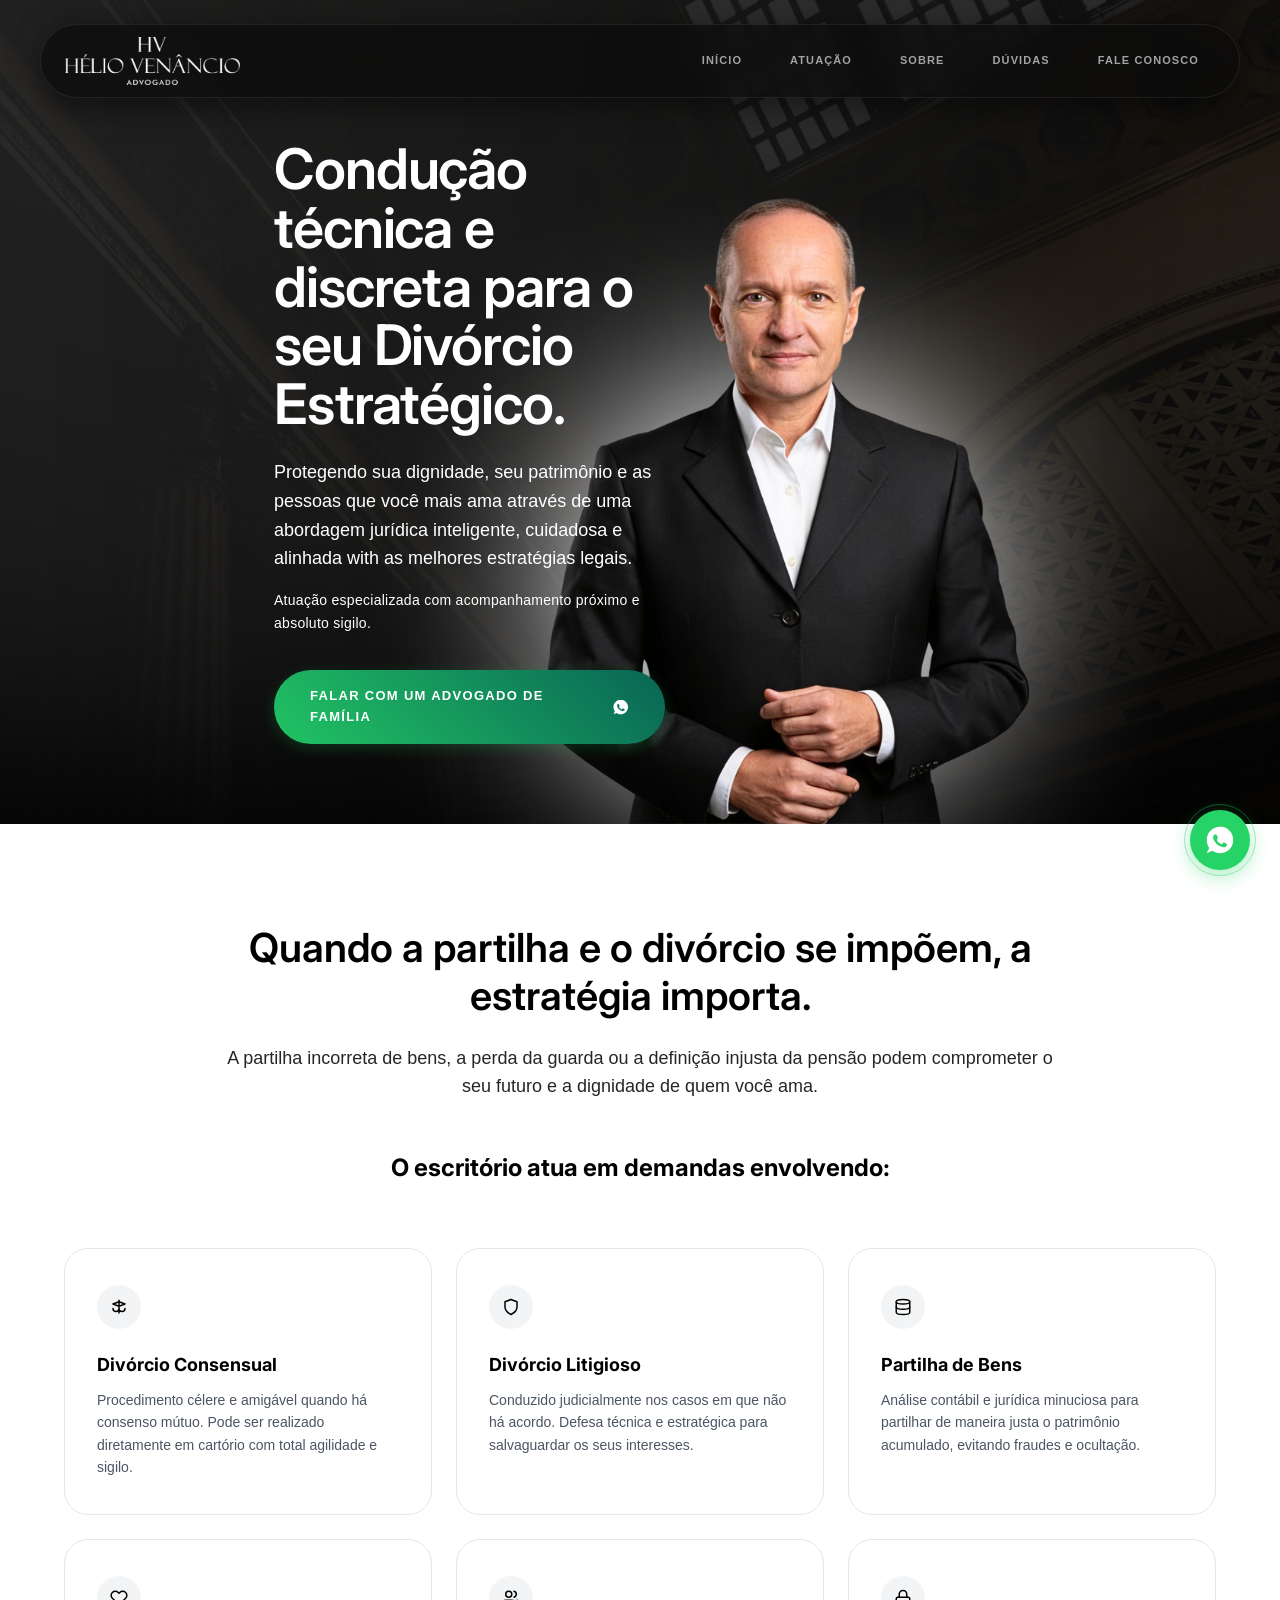
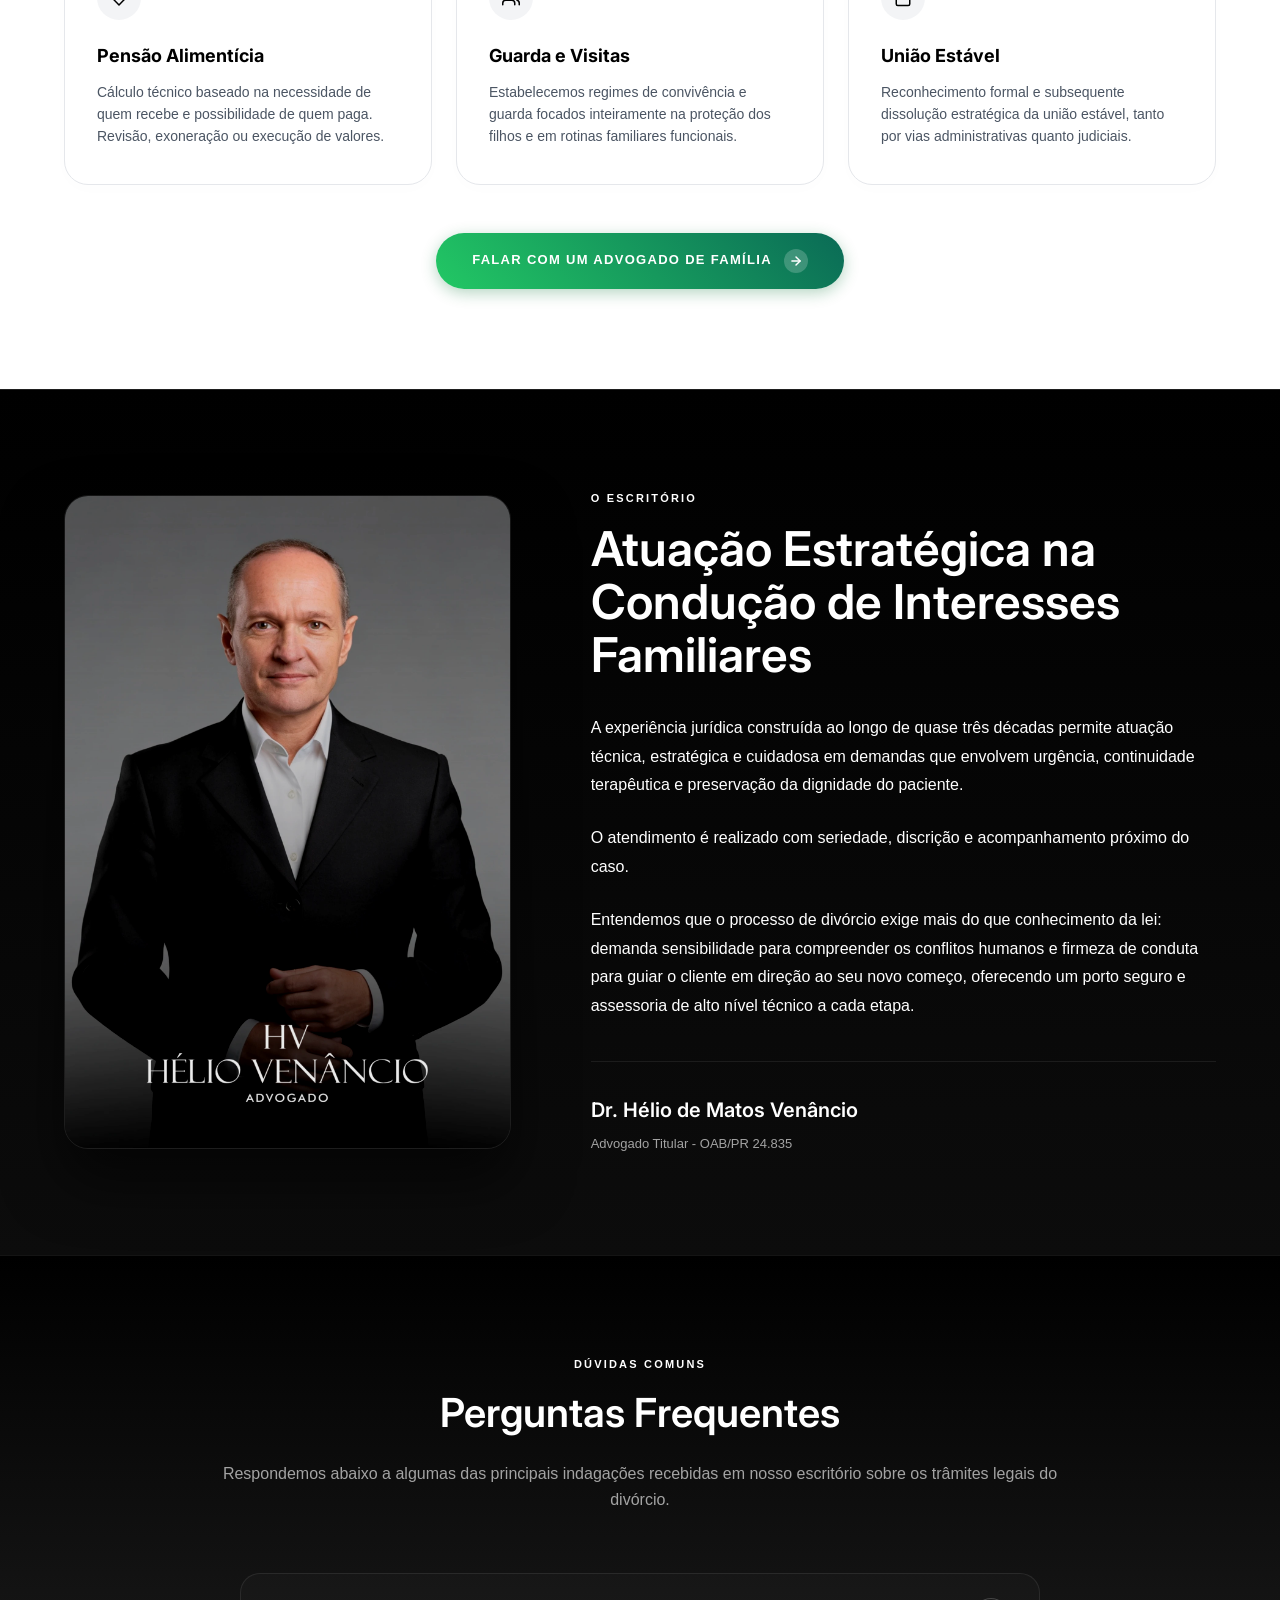
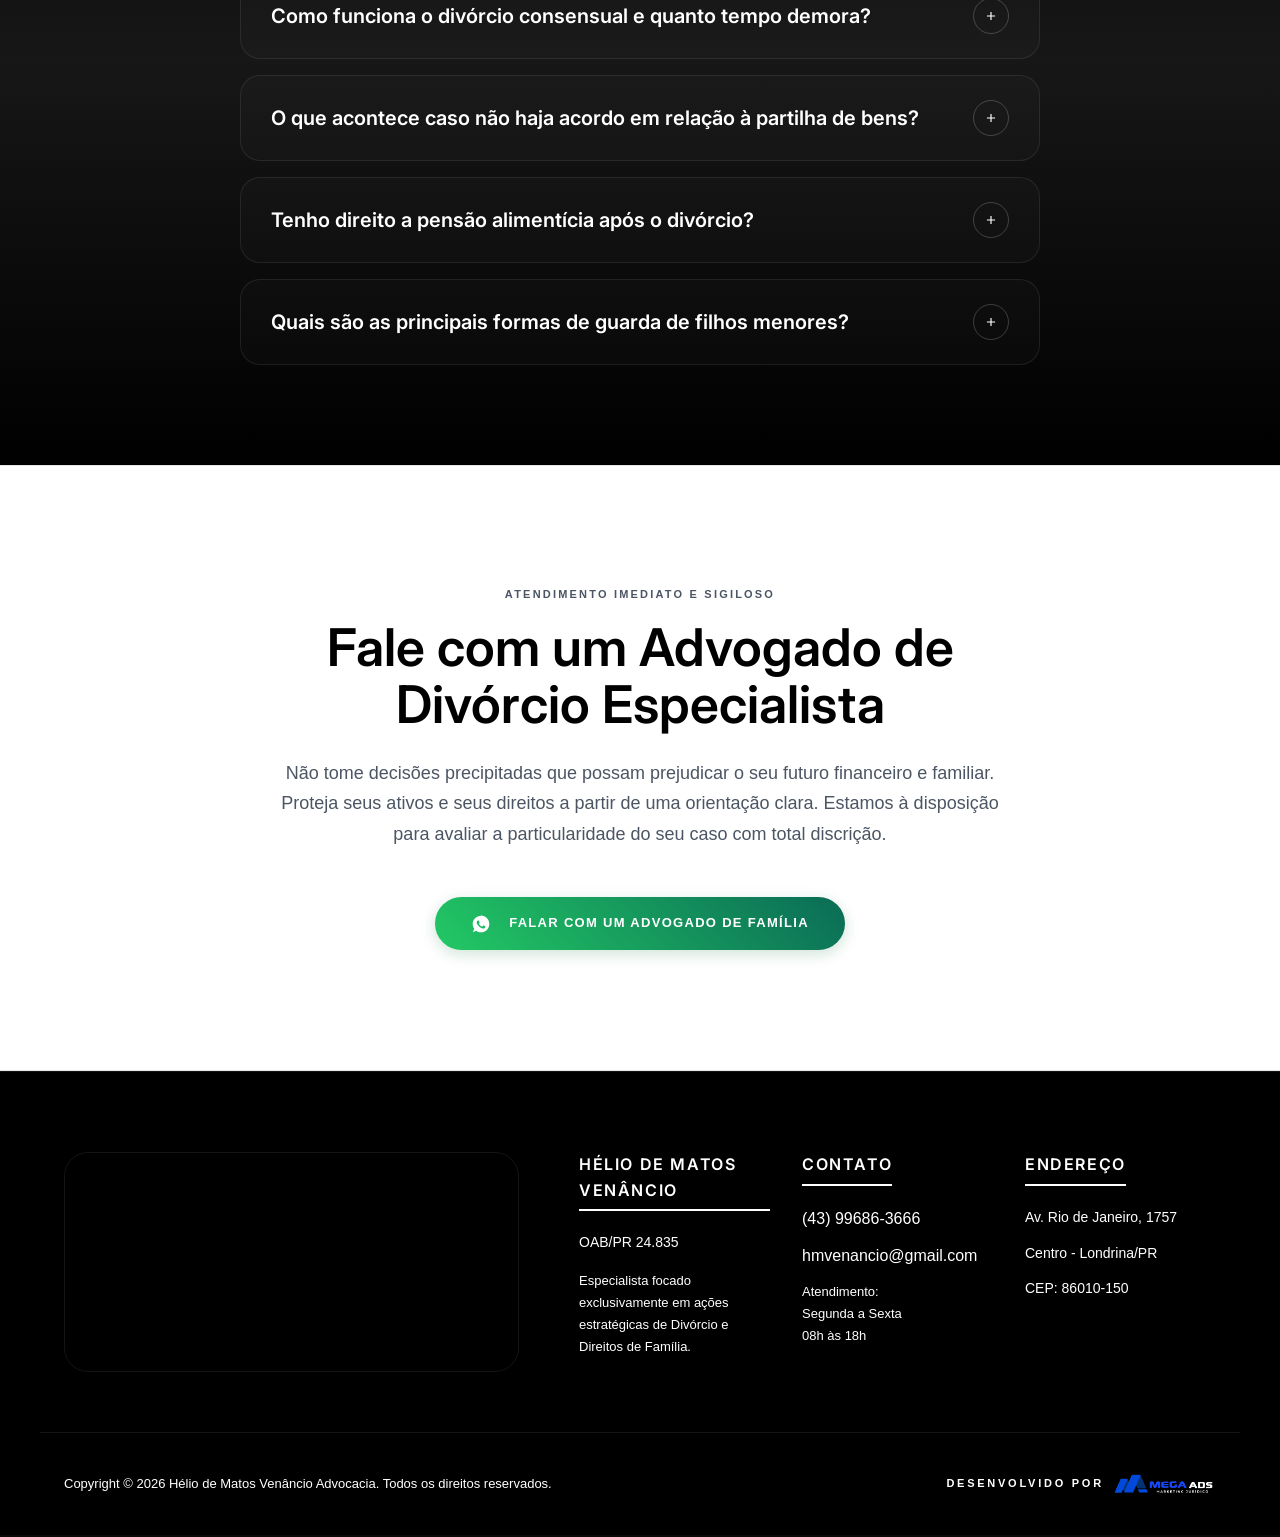
<file: index.html>
<!DOCTYPE html>
<html lang="pt-BR">

<head>
    <meta charset="UTF-8">
    <meta name="viewport" content="width=device-width, initial-scale=1.0">
    <title>Hélio Venâncio | Advocacia de Família e Divórcio Estratégico</title>
    <meta name="description"
        content="Atuação jurídica altamente estratégica, técnica e discreta em divórcios, partilha de bens e demandas do Direito de Família. Quase 3 décadas de experiência jurídica em Londrina/PR.">

    <!-- Link to custom stylesheets and fonts -->
    <link rel="icon" type="image/webp" href="assets/imagem/favicon.webp">
    <link rel="stylesheet" href="css/style.css">

    <!-- Deferred custom JS logic -->
    <script src="js/script.js" defer></script>
</head>

<body class="antialiased">

    <!-- Header Fixo (Fixed Floating Navigation) -->
    <header class="header-nav">
        <div class="header-container">
            <!-- Client Logo Link -->
            <a href="#home" class="header-logo">
                <img src="assets/imagem/logo.webp" alt="Hélio Venâncio Advocacia"
                    onerror="this.onerror=null; this.src='assets/imagem/logo.png';">
            </a>

            <!-- Navigation Links -->
            <nav class="header-menu">
                <a href="#home">Início</a>
                <a href="#servicos">Atuação</a>
                <a href="#sobre">Sobre</a>
                <a href="#faq">Dúvidas</a>
                <a href="#contato">Fale Conosco</a>
            </nav>

            <!-- Toggle button for responsive screens -->
            <button id="mobile-toggle" class="mobile-toggle" aria-label="Menu de Navegação">
                <svg width="24" height="24" viewBox="0 0 24 24" fill="none" stroke="currentColor" stroke-width="2">
                    <path d="M4 6h16M4 12h16M4 18h16" />
                </svg>
            </button>
        </div>
    </header>

    <!-- Mobile Navigation Overlay -->
    <div id="mobile-nav" class="mobile-nav-panel">
        <a href="#home">Início</a>
        <a href="#servicos">Áreas de Atuação</a>
        <a href="#sobre">Dr. Hélio Venâncio</a>
        <a href="#faq">Perguntas Frequentes</a>
        <a href="#contato">Solicitar Atendimento</a>
    </div>

    <!-- Hero Section -->
    <section id="home" class="hero-section">
        <div class="hero-glow-1"></div>
        <div class="hero-glow-2"></div>

        <div class="container hero-grid">
            <!-- Hero Copy content left -->
            <div class="hero-content reveal">
                <h1 class="hero-title font-inter">
                    Condução técnica e discreta para o seu Divórcio Estratégico.
                </h1>
                <p class="hero-desc">
                    Protegendo sua dignidade, seu patrimônio e as pessoas que você mais ama através de uma abordagem
                    jurídica inteligente, cuidadosa e alinhada with as melhores estratégias legais.
                </p>
                <p class="hero-highlight">
                    Atuação especializada com acompanhamento próximo e absoluto sigilo.
                </p>
                <div class="hero-actions">
                    <a href="https://api.whatsapp.com/send/?phone=5543996863666&text=Olá,+Dr.+Hélio.+Desejo+solicitar+um+atendimento+sobre+divórcio."
                        target="_blank" class="btn btn-gold">
                        <span>Falar com um advogado de família</span>
                        <svg width="18" height="18" viewBox="0 0 24 24" fill="currentColor">
                            <path
                                d="M12.003 2.001c-5.502 0-9.979 4.478-9.979 9.979 0 2.217.728 4.269 1.96 5.928L2.022 22l4.225-1.93c1.614 1.157 3.585 1.83 5.72 1.83 5.501 0 9.979-4.478 9.979-9.98 0-5.501-4.478-9.978-9.979-9.978zm4.978 14.281c-.218.614-1.282 1.144-1.782 1.206-.454.056-.913.081-2.92-.751-2.569-1.064-4.226-3.69-4.354-3.861-.128-.171-1.037-1.385-1.037-2.64 0-1.256.657-1.874.891-2.12.234-.247.51-.309.681-.309.17 0 .341.002.49.009.157.007.368-.059.577.461.218.541.748 1.825.811 1.956.064.131.107.284.021.455-.085.171-.128.277-.256.426-.128.15-.269.333-.384.444-.128.123-.263.256-.113.513.15.257.667 1.102 1.43 1.78.983.876 1.81 1.147 2.066 1.275.256.128.405.107.554-.064.15-.171.639-.747.81-1.002.17-.256.34-.213.575-.128.235.086 1.488.702 1.744.83.256.128.426.192.49.303.064.111.064.646-.154 1.26z" />
                        </svg>
                    </a>
                </div>
            </div>

        </div>
    </section>


    <!-- Serviços Section (Áreas de Atuação - Divorce Focused) -->
    <section id="servicos" class="services-section-white">
        <div class="container">
            <div class="services-header reveal">
                <h2 class="section-title font-inter text-glow">Quando a partilha e o divórcio se impõem, a
                    estratégia importa.</h2>
                <p class="intro-lead">A partilha incorreta de bens, a perda da guarda ou a definição injusta da pensão
                    podem comprometer o seu futuro e a dignidade de quem você ama.</p>
                <h4 class="intro-callout">O escritório atua em demandas envolvendo:</h4>
            </div>

            <!-- Focus Only on Divorce and Família Assets -->
            <div class="services-grid">

                <!-- Service Card 1 -->
                <div class="service-card reveal reveal-delay-1">
                    <div class="service-icon">
                        <svg width="18" height="18" viewBox="0 0 24 24" fill="none" stroke="currentColor"
                            stroke-width="2" stroke-linecap="round" stroke-linejoin="round">
                            <path d="M12 3v17M12 5l-8 3 8 3M12 5l8 3-8 3M4 14a4 4 0 0 0 8 0M12 14a4 4 0 0 0 8 0" />
                        </svg>
                    </div>
                    <h3>Divórcio Consensual</h3>
                    <p>Procedimento célere e amigável quando há consenso mútuo. Pode ser realizado diretamente em
                        cartório com total agilidade e sigilo.</p>
                </div>

                <!-- Service Card 2 -->
                <div class="service-card reveal reveal-delay-2">
                    <div class="service-icon">
                        <svg width="18" height="18" viewBox="0 0 24 24" fill="none" stroke="currentColor"
                            stroke-width="2" stroke-linecap="round" stroke-linejoin="round">
                            <path d="M12 22s8-4 8-10V5l-8-3-8 3v7c0 6 8 10 8 10z" />
                        </svg>
                    </div>
                    <h3>Divórcio Litigioso</h3>
                    <p>Conduzido judicialmente nos casos em que não há acordo. Defesa técnica e estratégica para
                        salvaguardar os seus interesses.</p>
                </div>

                <!-- Service Card 3 -->
                <div class="service-card reveal reveal-delay-3">
                    <div class="service-icon">
                        <svg width="18" height="18" viewBox="0 0 24 24" fill="none" stroke="currentColor"
                            stroke-width="2" stroke-linecap="round" stroke-linejoin="round">
                            <ellipse cx="12" cy="5" rx="9" ry="3" />
                            <path d="M3 5v14c0 1.66 4 3 9 3s9-1.34 9-3V5" />
                            <path d="M3 12c0 1.66 4 3 9 3s9-1.34 9-3" />
                        </svg>
                    </div>
                    <h3>Partilha de Bens</h3>
                    <p>Análise contábil e jurídica minuciosa para partilhar de maneira justa o patrimônio acumulado,
                        evitando fraudes e ocultação.</p>
                </div>

                <!-- Service Card 4 -->
                <div class="service-card reveal reveal-delay-1">
                    <div class="service-icon">
                        <svg width="18" height="18" viewBox="0 0 24 24" fill="none" stroke="currentColor"
                            stroke-width="2" stroke-linecap="round" stroke-linejoin="round">
                            <path
                                d="M20.84 4.61a5.5 5.5 0 0 0-7.78 0L12 5.67l-1.06-1.06a5.5 5.5 0 0 0-7.78 7.78l1.06 1.06L12 21.23l7.78-7.78 1.06-1.06a5.5 5.5 0 0 0 0-7.78z" />
                        </svg>
                    </div>
                    <h3>Pensão Alimentícia</h3>
                    <p>Cálculo técnico baseado na necessidade de quem recebe e possibilidade de quem paga. Revisão,
                        exoneração ou execução de valores.</p>
                </div>

                <!-- Service Card 5 -->
                <div class="service-card reveal reveal-delay-2">
                    <div class="service-icon">
                        <svg width="18" height="18" viewBox="0 0 24 24" fill="none" stroke="currentColor"
                            stroke-width="2" stroke-linecap="round" stroke-linejoin="round">
                            <path d="M17 21v-2a4 4 0 0 0-4-4H5a4 4 0 0 0-4 4v2" />
                            <circle cx="9" cy="7" r="4" />
                            <path d="M23 21v-2a4 4 0 0 0-3-3.87" />
                            <path d="M16 3.13a4 4 0 0 1 0 7.75" />
                        </svg>
                    </div>
                    <h3>Guarda e Visitas</h3>
                    <p>Estabelecemos regimes de convivência e guarda focados inteiramente na proteção dos filhos e em
                        rotinas familiares funcionais.</p>
                </div>

                <!-- Service Card 6 -->
                <div class="service-card reveal reveal-delay-3">
                    <div class="service-icon">
                        <svg width="18" height="18" viewBox="0 0 24 24" fill="none" stroke="currentColor"
                            stroke-width="2" stroke-linecap="round" stroke-linejoin="round">
                            <rect x="3" y="11" width="18" height="11" rx="2" ry="2" />
                            <path d="M7 11V7a5 5 0 0 1 10 0v4" />
                        </svg>
                    </div>
                    <h3>União Estável</h3>
                    <p>Reconhecimento formal e subsequente dissolução estratégica da união estável, tanto por vias
                        administrativas quanto judiciais.</p>
                </div>
            </div>

            <!-- Button below cards -->
            <div class="services-action reveal">
                <a href="https://api.whatsapp.com/send/?phone=5543996863666&text=Olá,+Dr.+Hélio.+Preciso+agendar+uma+consulta+para+tratar+de+assunto+de+divórcio."
                    target="_blank" class="btn-whatsapp-cases">
                    <span>Falar com um advogado de família</span>
                    <span class="btn-arrow-icon">
                        <svg width="14" height="14" viewBox="0 0 24 24" fill="none" stroke="currentColor"
                            stroke-width="2.5" stroke-linecap="round" stroke-linejoin="round">
                            <line x1="5" y1="12" x2="19" y2="12"></line>
                            <polyline points="12 5 19 12 12 19"></polyline>
                        </svg>
                    </span>
                </a>
            </div>
        </div>
    </section>

    <!-- Sobre Section (Detailed Professional Biography) -->
    <section id="sobre" class="section-black">
        <div class="container about-grid">
            <!-- Left Portrait Column -->
            <div class="about-image-column reveal">
                <div class="about-frame">
                    <img src="assets/imagem/perfil.webp" alt="Hélio de Matos Venâncio"
                        onerror="this.onerror=null; this.src='assets/imagem/persona.webp';">
                </div>
                <!-- Interactive floating gold badge -->
                <div class="about-badge">
                    <span class="badge-num">28+</span>
                    <span class="badge-txt">Anos de Prática de Excelência</span>
                </div>
            </div>

            <!-- Right Content Column -->
            <div class="about-content reveal reveal-delay-2">
                <span class="section-subtitle">O Escritório</span>
                <h2 class="font-inter text-glow">Atuação Estratégica na Condução de Interesses Familiares</h2>

                <div class="about-text">
                    <!-- FIXED REQUIRED USER ABOUT TEXT -->
                    <p>
                        A experiência jurídica construída ao longo de quase três décadas permite atuação técnica,
                        estratégica e cuidadosa em demandas que envolvem urgência, continuidade terapêutica e
                        preservação da dignidade do paciente.
                    </p>
                    <p>
                        O atendimento é realizado com seriedade, discrição e acompanhamento próximo do caso.
                    </p>
                    <p>
                        Entendemos que o processo de divórcio exige mais do que conhecimento da lei: demanda
                        sensibilidade para compreender os conflitos humanos e firmeza de conduta para guiar o cliente em
                        direção ao seu novo começo, oferecendo um porto seguro e assessoria de alto nível técnico a cada
                        etapa.
                    </p>
                </div>

                <div class="about-meta">
                    <div class="meta-item">
                        <h4>Dr. Hélio de Matos Venâncio</h4>
                        <p>Advogado Titular - OAB/PR 24.835</p>
                    </div>
                </div>
            </div>
        </div>
    </section>

    <!-- FAQ Section (Dúvidas sobre Divórcio) -->
    <section id="faq" class="section-dark-burgundy">
        <div class="container">
            <div class="services-header reveal">
                <span class="section-subtitle">Dúvidas Comuns</span>
                <h2 class="section-title font-inter text-glow">Perguntas Frequentes</h2>
                <p class="section-desc">
                    Respondemos abaixo a algumas das principais indagações recebidas em nosso escritório sobre os
                    trâmites legais do divórcio.
                </p>
            </div>

            <div class="faq-container reveal reveal-delay-2">
                <div class="faq-list">

                    <!-- FAQ 1 -->
                    <div class="faq-item">
                        <button class="faq-trigger" aria-expanded="false">
                            <h3 class="font-inter">Como funciona o divórcio consensual e quanto tempo demora?</h3>
                            <span class="faq-icon">
                                <svg viewBox="0 0 24 24">
                                    <path d="M19 13h-6v6h-2v-6H5v-2h6V5h2v6h6v2z" />
                                </svg>
                            </span>
                        </button>
                        <div class="faq-content">
                            <div class="faq-content-inner">
                                Quando ambas as partes concordam sobre todos os termos do divórcio, partilha e pensão,
                                ele pode ser feito de forma amigável em cartório (divórcio extrajudicial). É a via mais
                                rápida, podendo ser concluída em poucos dias úteis a partir da entrega de toda a
                                documentação necessária.
                            </div>
                        </div>
                    </div>

                    <!-- FAQ 2 -->
                    <div class="faq-item">
                        <button class="faq-trigger" aria-expanded="false">
                            <h3 class="font-inter">O que acontece caso não haja acordo em relação à partilha de
                                bens?</h3>
                            <span class="faq-icon">
                                <svg viewBox="0 0 24 24">
                                    <path d="M19 13h-6v6h-2v-6H5v-2h6V5h2v6h6v2z" />
                                </svg>
                            </span>
                        </button>
                        <div class="faq-content">
                            <div class="faq-content-inner">
                                Nesse caso, o divórcio passa a ser litigioso. Caberá a cada parte provar quais bens
                                foram adquiridos durante as regras do regime de casamento escolhido. O juiz decidirá a
                                partilha de bens com base na legislação brasileira, sendo fundamental uma assessoria
                                especializada para garantir a correta avaliação do patrimônio e evitar prejuízos ou
                                ocultações de ativos.
                            </div>
                        </div>
                    </div>

                    <!-- FAQ 3 -->
                    <div class="faq-item">
                        <button class="faq-trigger" aria-expanded="false">
                            <h3 class="font-inter">Tenho direito a pensão alimentícia após o divórcio?</h3>
                            <span class="faq-icon">
                                <svg viewBox="0 0 24 24">
                                    <path d="M19 13h-6v6h-2v-6H5v-2h6V5h2v6h6v2z" />
                                </svg>
                            </span>
                        </button>
                        <div class="faq-content">
                            <div class="faq-content-inner">
                                A pensão alimentícia para os filhos pequenos é presumida e obrigatória para garantir sua
                                manutenção. Já para o cônjuge, a pensão depende da comprovação da necessidade econômica
                                temporária ou permanente e da capacidade financeira do outro cônjuge, configurando
                                caráter excepcional e, geralmente, transitório.
                            </div>
                        </div>
                    </div>

                    <!-- FAQ 4 -->
                    <div class="faq-item">
                        <button class="faq-trigger" aria-expanded="false">
                            <h3 class="font-inter">Quais são as principais formas de guarda de filhos menores?</h3>
                            <span class="faq-icon">
                                <svg viewBox="0 0 24 24">
                                    <path d="M19 13h-6v6h-2v-6H5v-2h6V5h2v6h6v2z" />
                                </svg>
                            </span>
                        </button>
                        <div class="faq-content">
                            <div class="faq-content-inner">
                                A regra jurídica principal no Brasil é a guarda compartilhada, onde as decisões sobre a
                                rotina da criança (escola, médicos, atividades) são tomadas por ambos os pais, embora a
                                criança tenha uma residência de referência. A guarda unilateral ocorre em situações
                                excepcionais quando uma das partes não possui condições de exercê-la adequadamente.
                            </div>
                        </div>
                    </div>

                    <!-- FAQ 5 (Fixing typo - closed tag) -->
                </div>
            </div>
        </div>
    </section>

    <!-- CTA WhatsApp / Seção de Contato -->
    <section id="contato" class="cta-section">
        <div class="container cta-box reveal">
            <span class="section-subtitle">Atendimento Imediato e Sigiloso</span>
            <h2 class="font-inter">Fale com um Advogado de Divórcio Especialista</h2>
            <p>
                Não tome decisões precipitadas que possam prejudicar o seu futuro financeiro e familiar. Proteja seus
                ativos e seus direitos a partir de uma orientação clara. Estamos à disposição para avaliar a
                particularidade do seu caso com total discrição.
            </p>
            <a href="https://api.whatsapp.com/send/?phone=5543996863666&text=Olá,+Dr.+Hélio.+Preciso+agendar+uma+consulta+para+tratar+de+assunto+de+divórcio."
                target="_blank" class="btn btn-whatsapp">
                <svg width="20" height="20" viewBox="0 0 24 24" fill="currentColor"
                    style="display:inline-block; vertical-align:middle; margin-right:8px;">
                    <path
                        d="M12.003 2.001c-5.502 0-9.979 4.478-9.979 9.979 0 2.217.728 4.269 1.96 5.928L2.022 22l4.225-1.93c1.614 1.157 3.585 1.83 5.72 1.83 5.501 0 9.979-4.478 9.979-9.98 0-5.501-4.478-9.978-9.979-9.978zm4.978 14.281c-.218.614-1.282 1.144-1.782 1.206-.454.056-.913.081-2.92-.751-2.569-1.064-4.226-3.69-4.354-3.861-.128-.171-1.037-1.385-1.037-2.64 0-1.256.657-1.874.891-2.12.234-.247.51-.309.681-.309.17 0 .341.002.49.009.157.007.368-.059.577.461.218.541.748 1.825.811 1.956.064.131.107.284.021.455-.085.171-.128.277-.256.426-.128.15-.269.333-.384.444-.128.123-.263.256-.113.513.15.257.667 1.102 1.43 1.78.983.876 1.81 1.147 2.066 1.275.256.128.405.107.554-.064.15-.171.639-.747.81-1.002.17-.256.34-.213.575-.128.235.086 1.488.702 1.744.83.256.128.426.192.49.303.064.111.064.646-.154 1.26z" />
                </svg>
                Falar com um advogado de família
            </a>
        </div>
    </section>

    <!-- Footer Area incorporating Google Map and Fixed Client Information -->
    <footer class="footer-section">
        <div class="container footer-top">

            <!-- Map Embed Column -->
            <div class="map-container">
                <iframe
                    src="https://maps.google.com/maps?q=Av.%20Rio%20de%20Janeiro,%201757%20-%20Centro,%20Londrina%20-%20PR&t=&z=15&ie=UTF8&iwloc=&output=embed"
                    allowfullscreen="" loading="lazy"></iframe>
            </div>

            <!-- Client Info Grid Column -->
            <div class="footer-info">

                <!-- Col 1: Professional name and OAB -->
                <div class="footer-info-col">
                    <h5 class="font-inter">Hélio de Matos Venâncio</h5>
                    <p>OAB/PR 24.835</p>
                    <p style="margin-top: 15px; font-size: 13px;">Especialista focado exclusivamente em ações
                        estratégicas de Divórcio e Direitos de Família.</p>
                </div>

                <!-- Col 2: Contact methods -->
                <div class="footer-info-col">
                    <h5 class="font-inter">Contato</h5>
                    <a href="https://api.whatsapp.com/send/?phone=5543996863666&text=Olá,+Dr.+Hélio." target="_blank">
                        <!-- Minified WhatsApp SVG inline -->
                        (43) 99686-3666
                    </a>
                    <a href="mailto:hmvenancio@gmail.com">
                        hmvenancio@gmail.com
                    </a>
                    <p style="font-size: 13px;">Atendimento:<br>Segunda a Sexta<br>08h às 18h</p>
                </div>

                <!-- Col 3: Address details -->
                <div class="footer-info-col">
                    <h5 class="font-inter">Endereço</h5>
                    <p>Av. Rio de Janeiro, 1757</p>
                    <p>Centro - Londrina/PR</p>
                    <p>CEP: 86010-150</p>
                </div>

            </div>
        </div>

        <div class="container footer-bottom">
            <span class="footer-copy">
                Copyright &copy; 2026 Hélio de Matos Venâncio Advocacia. Todos os direitos reservados.
            </span>
            <span class="footer-credit"
                style="display: inline-flex; align-items: center; gap: 8px; vertical-align: middle;">
                Desenvolvido por <img src="assets/imagem/logo rodapé.png" alt="Mega Ads"
                    style="height: 22px; width: auto; object-fit: contain; vertical-align: middle;">
            </span>
        </div>
    </footer>

    <!-- Floating WhatsApp button + mini balloon wrapper -->
    <div class="float-wa-container">
        <!-- Floating Chat Message Balloon -->
        <div id="wa-balloon" class="wa-balloon">
            <div class="wa-balloon-avatar">
                <!-- Cropped circle mask of corporate logo -->
                <img src="assets/imagem/favicon.webp" alt="Atendimento Hélio Venâncio"
                    onerror="this.onerror=null; this.src='assets/imagem/perfil.webp';">
            </div>
            <div class="wa-balloon-text">
                <h6>Hélio de Matos Venâncio</h6>
                <p>Precisa de auxílio estratégico para o seu Divórcio? Escreva sua dúvida.</p>
            </div>
        </div>

        <!-- Floating Green WhatsApp Button -->
        <a href="https://api.whatsapp.com/send/?phone=5543996863666&text=Oi!+Gostaria+de+falar+com+o+escritório+a+respeito+de+um+caso+de+divórcio."
            target="_blank" class="wa-circle-btn" aria-label="Falar conosco via whatsapp">
            <svg viewBox="0 0 24 24">
                <path
                    d="M12.003 2.001c-5.502 0-9.979 4.478-9.979 9.979 0 2.217.728 4.269 1.96 5.928L2.022 22l4.225-1.93c1.614 1.157 3.585 1.83 5.72 1.83 5.501 0 9.979-4.478 9.979-9.98 0-5.501-4.478-9.978-9.979-9.978zm4.978 14.281c-.218.614-1.282 1.144-1.782 1.206-.454.056-.913.081-2.92-.751-2.569-1.064-4.226-3.69-4.354-3.861-.128-.171-1.037-1.385-1.037-2.64 0-1.256.657-1.874.891-2.12.234-.247.51-.309.681-.309.17 0 .341.002.49.009.157.007.368-.059.577.461.218.541.748 1.825.811 1.956.064.131.107.284.021.455-.085.171-.128.277-.256.426-.128.15-.269.333-.384.444-.128.123-.263.256-.113.513.15.257.667 1.102 1.43 1.78.983.876 1.81 1.147 2.066 1.275.256.128.405.107.554-.064.15-.171.639-.747.81-1.002.17-.256.34-.213.575-.128.235.086 1.488.702 1.744.83.256.128.426.192.49.303.064.111.064.646-.154 1.26z" />
            </svg>
        </a>
    </div>

</body>

</html>
</file>
<file: css/style.css>
/* Custom Fonts and Luxury Palette Variables */
@import url('https://api.fontshare.com/v2/css?f[]=satoshi@300,400,500,700,900&display=swap');
@import url('https://fonts.googleapis.com/css2?family=Inter:wght@300;400;500;600;700;800;900&display=swap');

:root {
    --bg-dark: #000000;
    --bg-burgundy: #0a0a0a;
    --bg-burgundy-dark: #000000;
    --bg-burgundy-light: #161616;
    --text-white: #ffffff;
    --text-gray: #a3a3a3;
    --accent-gold: #ffffff;
    --accent-gold-rgb: 255, 255, 255;
    --accent-gold-hover: #d1d5db;
    --accent-whatsapp: #25D366;
    --transition-smooth: all 0.4s cubic-bezier(0.16, 1, 0.3, 1);
    --border-glass: rgba(255, 255, 255, 0.08);
    --bg-glass: rgba(255, 255, 255, 0.03);
}

/* Reset & Base Styles */
* {
    margin: 0;
    padding: 0;
    box-sizing: border-box;
    scroll-behavior: smooth;
}

body {
    -webkit-font-smoothing: antialiased;
    -moz-osx-font-smoothing: grayscale;
    background-color: var(--bg-burgundy);
    color: var(--text-gray);
    font-family: 'Satoshi', sans-serif;
    line-height: 1.6;
    overflow-x: hidden;
}

/* Scrollbar Customization */
::-webkit-scrollbar {
    width: 8px;
}

::-webkit-scrollbar-track {
    background: var(--bg-dark);
}

::-webkit-scrollbar-thumb {
    background: var(--bg-burgundy-light);
    border-radius: 4px;
}

::-webkit-scrollbar-thumb:hover {
    background: var(--accent-gold);
}

/* Typography styles */
.font-inter {
    font-family: 'Inter', sans-serif;
}

h1,
h2,
h3,
h4,
h5,
h6 {
    color: var(--text-white);
    font-family: 'Inter', sans-serif;
    font-weight: 600;
}

/* Layout Utilities Map */
.container {
    width: 100%;
    max-width: 1200px;
    margin: 0 auto;
    padding: 0 24px;
}

section {
    position: relative;
    padding: 100px 0;
    overflow: hidden;
}

/* Background Gradients */
.hero-bg {
    background-color: var(--bg-dark);
    background-image: radial-gradient(circle at 50% -20%, rgba(255, 255, 255, 0.05) 0%, transparent 60%);
}

.section-dark-burgundy {
    background-color: var(--bg-burgundy-dark);
    background-image: linear-gradient(180deg, #000000 0%, #171717 50%, #000000 100%);
}

.section-black {
    background-color: var(--bg-dark);
    background-image: linear-gradient(180deg, #000000 0%, #0c0c0c 100%);
    border-top: 1px solid var(--border-glass);
    border-bottom: 1px solid var(--border-glass);
}

/* Glassmorphism & Panel Styles */
.glass-panel {
    background: var(--bg-glass);
    border: 1px solid var(--border-glass);
    backdrop-filter: blur(12px);
    -webkit-backdrop-filter: blur(12px);
    border-radius: 24px;
    transition: var(--transition-smooth);
}

.glass-panel:hover {
    background: rgba(255, 255, 255, 0.05);
    border-color: rgba(255, 255, 255, 0.15);
    transform: translateY(-4px);
    box-shadow: 0 12px 30px rgba(0, 0, 0, 0.4);
}

.nav-glass {
    background: rgba(0, 0, 0, 0.6);
    border-bottom: 1px solid var(--border-glass);
    backdrop-filter: blur(16px);
    -webkit-backdrop-filter: blur(16px);
    transition: var(--transition-smooth);
}

.pill-glass {
    background: rgba(255, 255, 255, 0.04);
    border: 1px solid rgba(255, 255, 255, 0.09);
    backdrop-filter: blur(12px);
    -webkit-backdrop-filter: blur(12px);
    border-radius: 9999px;
}

/* Buttons & CTAs */
.btn {
    display: inline-flex;
    align-items: center;
    justify-content: center;
    gap: 10px;
    padding: 16px 36px;
    border-radius: 9999px;
    font-weight: 700;
    font-size: 13px;
    text-transform: uppercase;
    letter-spacing: 0.1em;
    text-decoration: none;
    cursor: pointer;
    background-image: linear-gradient(45deg,
            #25D366,
            #075E54,
            #25D366,
            #075E54);
    background-size: 400% 200%;
    background-position: 0% 0%;
    transition: background-position .8s ease, transform var(--transition-smooth), box-shadow var(--transition-smooth);
    color: var(--text-white) !important;
}

.btn:hover {
    background-position: 100% 0%;
}

.btn-primary {
    background-color: var(--text-white);
    color: var(--bg-dark);
    box-shadow: 0 4px 15px rgba(255, 255, 255, 0.1);
}

.btn-primary:hover {
    background-color: #d1d5db;
    color: var(--bg-dark);
    transform: scale(1.03);
    box-shadow: 0 6px 20px rgba(255, 255, 255, 0.15);
}

.btn-gold {
    box-shadow: 0 4px 15px rgba(37, 211, 102, 0.2);
}

.btn-gold:hover {
    transform: translateY(-2px);
    box-shadow: 0 8px 25px rgba(37, 211, 102, 0.4);
}

.btn-secondary {
    background-color: rgba(255, 255, 255, 0.03);
    border: 1px solid var(--border-glass);
    color: var(--text-white);
}

.btn-secondary:hover {
    background-color: rgba(255, 255, 255, 0.1);
    transform: translateY(-2px);
    border-color: rgba(255, 255, 255, 0.2);
}

.btn-whatsapp {
    box-shadow: 0 4px 15px rgba(37, 211, 102, 0.3);
}

.btn-whatsapp:hover {
    transform: translateY(-2px);
    box-shadow: 0 8px 25px rgba(37, 211, 102, 0.5);
}

/* Floating Header */
header.header-nav {
    position: fixed;
    top: 24px;
    left: 0;
    width: 100%;
    z-index: 1000;
    padding: 0 16px;
}

.header-container {
    max-width: 1200px;
    margin: 0 auto;
    padding: 12px 24px;
    display: flex;
    justify-content: space-between;
    align-items: center;
    border-radius: 9999px;
    background: rgba(10, 10, 10, 0.7);
    border: 1px solid var(--border-glass);
    backdrop-filter: blur(16px);
    -webkit-backdrop-filter: blur(16px);
    box-shadow: 0 8px 32px rgba(0, 0, 0, 0.5);
    transition: var(--transition-smooth);
}

.header-container.scrolled {
    padding: 8px 24px;
    background: rgba(0, 0, 0, 0.85);
    border-color: rgba(255, 255, 255, 0.12);
}

.header-logo img {
    height: 48px;
    width: auto;
    object-fit: cover;
    display: block;
    transition: var(--transition-smooth);
}

.header-container.scrolled .header-logo img {
    height: 40px;
}

.header-menu {
    display: flex;
    gap: 16px;
}

.header-menu a {
    text-decoration: none;
    font-size: 11px;
    font-weight: 600;
    color: var(--text-gray);
    text-transform: uppercase;
    letter-spacing: 0.1em;
    padding: 8px 16px;
    border-radius: 9999px;
    transition: var(--transition-smooth);
}

.header-menu a:hover {
    color: var(--accent-gold);
    background: rgba(255, 255, 255, 0.03);
}

.mobile-toggle {
    display: none;
    background: none;
    border: none;
    color: var(--text-white);
    font-size: 24px;
    cursor: pointer;
}

/* Mobile Nav Overlay */
.mobile-nav-panel {
    position: fixed;
    top: 90px;
    left: 16px;
    right: 16px;
    background: rgba(10, 10, 10, 0.95);
    border: 1px solid var(--border-glass);
    backdrop-filter: blur(20px);
    -webkit-backdrop-filter: blur(20px);
    border-radius: 24px;
    padding: 24px;
    display: flex;
    flex-direction: column;
    gap: 16px;
    z-index: 999;
    opacity: 0;
    transform: translateY(-20px);
    pointer-events: none;
    transition: var(--transition-smooth);
    box-shadow: 0 20px 40px rgba(0, 0, 0, 0.7);
}

.mobile-nav-panel.open {
    opacity: 1;
    transform: translateY(0);
    pointer-events: auto;
}

.mobile-nav-panel a {
    color: var(--text-white);
    text-decoration: none;
    font-size: 16px;
    font-weight: 500;
    padding: 12px;
    border-radius: 12px;
    transition: var(--transition-smooth);
    border-bottom: 1px solid rgba(255, 255, 255, 0.05);
}

.mobile-nav-panel a:last-child {
    border-bottom: none;
}

.mobile-nav-panel a:hover {
    background: rgba(255, 255, 255, 0.05);
    color: var(--accent-gold);
    padding-left: 20px;
}

/* Hero Section */
.hero-section {
    min-height: 90vh;
    display: flex;
    align-items: center;
    padding-top: 140px;
    padding-bottom: 80px;
    background-image: url('../assets/imagem/capa hero.png');
    background-size: cover;
    background-position: center right;
    background-repeat: no-repeat;
}

.hero-grid {
    display: grid;
    grid-template-columns: 6.5fr 5.5fr;
    gap: 48px;
    align-items: center;
    position: relative;
    z-index: 10;
    max-width: 100%;
}

.hero-content {
    /* ─── Ajuste Manual do Conteúdo da Hero ─── */
    --hero-margin-left: 250px;
    /* Deslocamento horizontal (ex: 40px, 80px) */
    --hero-margin-top: 0px;
    /* Deslocamento vertical (ex: 20px, -20px) */

    display: flex;
    flex-direction: column;
    align-items: flex-start;
    text-align: left;
    margin-left: var(--hero-margin-left);
    margin-top: var(--hero-margin-top);
}

.hero-tag {
    font-size: 11px;
    font-weight: 700;
    text-transform: uppercase;
    letter-spacing: 0.25em;
    color: var(--accent-gold);
    margin-bottom: 20px;
    display: inline-flex;
    align-items: center;
    gap: 8px;
    justify-content: flex-start;
}

.hero-tag::before {
    content: '';
    width: 20px;
    height: 1px;
    background-color: var(--accent-gold);
    display: none;
}

.hero-tag::after {
    content: '';
    width: 20px;
    height: 1px;
    background-color: var(--accent-gold);
}

.hero-title {
    /* ─── Ajuste de Tipografia da Headline ─── */
    --headline-max-width: 100%;
    /* Largura máxima (ex: 600px ou 80%) */
    --headline-font-size: 56px;
    /* Tamanho do texto desktop */
    --headline-line-height: 1.05;
    /* Altura da linha */

    text-align: left;
    max-width: var(--headline-max-width);
    margin-bottom: 24px;
    font-size: var(--headline-font-size);
    line-height: var(--headline-line-height);
    letter-spacing: -0.02em;
    width: 100%;
}

.hero-title span {
    display: block;
    color: var(--accent-gold);
    font-style: italic;
}

.hero-desc {
    font-size: 18px;
    font-weight: 300;
    color: var(--text-white);
    margin-bottom: 16px;
    line-height: 1.6;
}

.hero-highlight {
    font-size: 14px;
    font-weight: 500;
    color: var(--accent-gold);
    margin-bottom: 36px;
    letter-spacing: 0.02em;
}

.hero-actions {
    display: flex;
    gap: 16px;
    flex-wrap: wrap;
    justify-content: flex-start;
}

/* Background Abstract elements */
.hero-glow-1 {
    display: none;
    position: absolute;
    width: 400px;
    height: 400px;
    background: rgba(255, 255, 255, 0.03);
    border-radius: 50%;
    filter: blur(85px);
    top: 10%;
    right: -10%;
    z-index: 1;
    pointer-events: none;
}

.hero-glow-2 {
    display: none;
    position: absolute;
    width: 300px;
    height: 300px;
    background: rgba(255, 255, 255, 0.015);
    border-radius: 50%;
    filter: blur(65px);
    bottom: 10%;
    left: -10%;
    z-index: 1;
    pointer-events: none;
}


/* Services Section */
.services-header {
    text-align: center;
    max-width: 850px;
    margin: 0 auto 60px auto;
}

.section-subtitle {
    font-size: 11px;
    font-weight: 700;
    letter-spacing: 0.2em;
    text-transform: uppercase;
    color: var(--accent-gold);
    margin-bottom: 16px;
    display: block;
}

.section-title {
    font-size: 40px;
    line-height: 1.2;
    margin-bottom: 24px;
}

.services-header p.intro-lead {
    font-size: 18px;
    font-weight: 400;
    color: var(--text-white);
    margin-bottom: 16px;
    line-height: 1.6;
}

.services-header p.intro-sub {
    font-size: 14px;
    font-weight: 300;
    color: var(--text-gray);
    margin-bottom: 32px;
    line-height: 1.6;
}

.services-header h4.intro-callout {
    font-size: 14px;
    font-weight: 600;
    text-transform: uppercase;
    letter-spacing: 0.1em;
    color: var(--accent-gold);
    margin-top: 40px;
    margin-bottom: 10px;
}

.services-grid {
    display: grid;
    grid-template-columns: repeat(auto-fit, minmax(280px, 1fr));
    gap: 24px;
}

.service-card {
    padding: 30px;
    display: flex;
    flex-direction: column;
    align-items: flex-start;
    border-radius: 16px;
    background: rgba(255, 255, 255, 0.02);
    border: 1px solid rgba(255, 255, 255, 0.06);
    transition: var(--transition-smooth);
    height: 100%;
}

.service-card:hover {
    background: rgba(255, 255, 255, 0.04);
    border-color: rgba(255, 255, 255, 0.15);
    transform: translateY(-4px);
    box-shadow: 0 12px 30px rgba(0, 0, 0, 0.4);
}

.service-icon {
    width: 36px;
    height: 36px;
    border-radius: 50%;
    background: rgba(255, 255, 255, 0.04);
    border: 1px solid rgba(255, 255, 255, 0.10);
    display: flex;
    align-items: center;
    justify-content: center;
    margin-bottom: 20px;
    color: var(--accent-gold);
    transition: var(--transition-smooth);
    flex-shrink: 0;
}

.service-card:hover .service-icon {
    background: var(--text-white);
    color: var(--bg-dark);
}

.service-card h3 {
    font-size: 18px;
    font-weight: 600;
    margin-bottom: 12px;
    line-height: 1.3;
    color: var(--text-white);
}

.service-card p {
    font-size: 13px;
    font-weight: 300;
    line-height: 1.6;
    color: var(--text-gray);
}

.services-action {
    display: flex;
    justify-content: center;
    margin-top: 48px;
}

.btn-whatsapp-cases {
    color: #ffffff;
    font-size: 13px;
    font-weight: 700;
    text-transform: uppercase;
    letter-spacing: 0.1em;
    padding: 16px 36px;
    border-radius: 9999px;
    display: inline-flex;
    align-items: center;
    gap: 12px;
    text-decoration: none;
    box-shadow: 0 4px 15px rgba(11, 115, 54, 0.3);
    background-image: linear-gradient(45deg,
            #25D366,
            #075E54,
            #25D366,
            #075E54);
    background-size: 400% 200%;
    background-position: 0% 0%;
    transition: background-position .8s ease, transform var(--transition-smooth), box-shadow var(--transition-smooth);
}

.btn-whatsapp-cases:hover {
    background-position: 100% 0%;
    transform: translateY(-2px);
    box-shadow: 0 8px 25px rgba(11, 115, 54, 0.5);
}

.btn-arrow-icon {
    width: 24px;
    height: 24px;
    border-radius: 50%;
    background-color: rgba(255, 255, 255, 0.2);
    display: flex;
    align-items: center;
    justify-content: center;
    transition: var(--transition-smooth);
}

.btn-whatsapp-cases:hover .btn-arrow-icon {
    background-color: rgba(255, 255, 255, 0.3);
    transform: translateX(2px);
}

/* About Section */
.about-grid {
    display: grid;
    grid-template-columns: 5fr 7fr;
    gap: 80px;
    align-items: center;
}

.about-image-column {
    position: relative;
}

.about-frame {
    position: relative;
    border-radius: 24px;
    overflow: hidden;
    border: 1px solid var(--border-glass);
    box-shadow: 0 30px 60px rgba(0, 0, 0, 0.6);
}

.about-frame img {
    width: 100%;
    height: auto;
    display: block;
    filter: brightness(0.9) contrast(1.05);
    transition: var(--transition-smooth);
}

.about-frame:hover img {
    transform: scale(1.02);
}

.about-badge {
    display: none;
}

.about-badge .badge-num {
    font-family: 'Inter', sans-serif;
    font-size: 38px;
    font-weight: 700;
    line-height: 1;
    display: block;
    margin-bottom: 4px;
}

.about-badge .badge-txt {
    font-size: 10px;
    text-transform: uppercase;
    font-weight: 800;
    letter-spacing: 0.1em;
    line-height: 1.3;
}

.about-content h2 {
    font-size: 48px;
    line-height: 1.1;
    margin-bottom: 32px;
}

.about-text {
    font-size: 16px;
    font-weight: 300;
    color: var(--text-white);
    line-height: 1.8;
}

.about-text p {
    margin-bottom: 24px;
}

.about-meta {
    margin-top: 40px;
    display: grid;
    grid-template-columns: 1fr 1fr;
    gap: 24px;
    border-top: 1px solid var(--border-glass);
    padding-top: 32px;
}

.meta-item h4 {
    font-size: 20px;
    color: var(--accent-gold);
    margin-bottom: 8px;
}

.meta-item p {
    font-size: 13px;
    color: var(--text-light);
}

/* Accordion FAQ */
.faq-container {
    max-width: 800px;
    margin: 0 auto;
}

.faq-list {
    display: flex;
    flex-direction: column;
    gap: 16px;
}

.faq-item {
    background: rgba(255, 255, 255, 0.02);
    border: 1px solid var(--border-glass);
    border-radius: 20px;
    padding: 24px 30px;
    cursor: pointer;
    transition: var(--transition-smooth);
}

.faq-item:hover {
    background: rgba(255, 255, 255, 0.04);
    border-color: rgba(255, 255, 255, 0.2);
}

.faq-trigger {
    background: none;
    border: none;
    width: 100%;
    display: flex;
    justify-content: space-between;
    align-items: center;
    text-align: left;
    cursor: pointer;
}

.faq-trigger h3 {
    font-size: 20px;
    font-weight: 600;
    color: var(--text-white);
    padding-right: 20px;
    transition: var(--transition-smooth);
}

.faq-item:hover .faq-trigger h3 {
    color: var(--accent-gold);
}

.faq-icon {
    width: 36px;
    height: 36px;
    border-radius: 50%;
    border: 1px solid rgba(255, 255, 255, 0.2);
    display: flex;
    align-items: center;
    justify-content: center;
    color: var(--text-white);
    transition: var(--transition-smooth);
    flex-shrink: 0;
}

.faq-icon svg {
    width: 14px;
    height: 14px;
    fill: currentColor;
    transition: var(--transition-smooth);
}

.faq-content {
    max-height: 0;
    overflow: hidden;
    opacity: 0;
    transition: max-height 0.4s cubic-bezier(0.16, 1, 0.3, 1), opacity 0.4s ease;
}

.faq-content-inner {
    padding-top: 20px;
    font-size: 15px;
    line-height: 1.7;
    color: var(--text-white);
    font-weight: 300;
}

/* Active FAQ Item state */
.faq-item.active {
    background: rgba(255, 255, 255, 0.04);
    border-color: var(--accent-gold);
}

.faq-item.active .faq-trigger h3 {
    color: var(--accent-gold);
}

.faq-item.active .faq-icon {
    background: var(--accent-gold);
    border-color: var(--accent-gold);
    color: var(--bg-dark);
}

.faq-item.active .faq-icon svg {
    transform: rotate(135deg);
}

.faq-item.active .faq-content {
    opacity: 1;
}

/* Contact / WhatsApp Call To Action Section */
.cta-section {
    padding: 120px 0;
    background-color: #ffffff;
    border-top: 1px solid #e5e7eb;
    border-bottom: 1px solid #e5e7eb;
}

.cta-box {
    text-align: center;
    max-width: 800px;
    margin: 0 auto;
    position: relative;
    z-index: 10;
}

.cta-box .section-subtitle {
    color: #4b5563 !important;
}

.cta-box h2 {
    font-size: 52px;
    line-height: 1.1;
    margin-bottom: 24px;
    color: #000000;
}

.cta-box p {
    font-size: 18px;
    font-weight: 400;
    color: #4b5563;
    margin-bottom: 48px;
    line-height: 1.7;
}

.cta-section .btn-whatsapp {
    background-color: #0b7336;
    color: #ffffff;
    box-shadow: 0 4px 15px rgba(11, 115, 54, 0.2);
}

.cta-section .btn-whatsapp:hover {
    background-color: #0c823d;
    box-shadow: 0 8px 25px rgba(11, 115, 54, 0.35);
}

/* Footer Section */
footer.footer-section {
    background-color: var(--bg-dark);
    padding: 80px 0 40px 0;
    border-top: 1px solid var(--border-glass);
}

.footer-top {
    display: grid;
    grid-template-columns: 5fr 7fr;
    gap: 60px;
    margin-bottom: 60px;
}

.map-container {
    width: 100%;
    height: 100%;
    min-height: 220px;
    border-radius: 24px;
    overflow: hidden;
    border: 1px solid var(--border-glass);
    position: relative;
}

.map-container iframe {
    width: 100%;
    height: 100%;
    border: none;
    filter: invert(90%) hue-rotate(180deg) opacity(0.85);
    transition: var(--transition-smooth);
}

.map-container:hover iframe {
    filter: invert(90%) hue-rotate(180deg) opacity(1);
}

.footer-info {
    display: grid;
    grid-template-columns: repeat(auto-fit, minmax(180px, 1fr));
    gap: 32px;
}

.footer-info-col h5 {
    font-size: 16px;
    text-transform: uppercase;
    letter-spacing: 0.1em;
    color: var(--text-white);
    margin-bottom: 20px;
    display: inline-block;
    border-bottom: 2px solid var(--accent-gold);
    padding-bottom: 6px;
}

.footer-info-col p {
    font-size: 14px;
    color: var(--text-white);
    line-height: 1.7;
    margin-bottom: 12px;
}

.footer-info-col a {
    color: var(--text-white);
    text-decoration: none;
    transition: var(--transition-smooth);
    display: block;
    margin-bottom: 12px;
}

.footer-info-col a:hover {
    color: var(--accent-gold);
}

.footer-bottom {
    border-top: 1px solid var(--border-glass);
    padding-top: 40px;
    display: flex;
    justify-content: space-between;
    align-items: center;
    flex-wrap: wrap;
    gap: 20px;
}

.footer-copy {
    font-size: 13px;
    color: rgb(255, 255, 255);
}

.footer-credit {
    font-size: 11px;
    text-transform: uppercase;
    letter-spacing: 0.25em;
    color: rgb(255, 255, 255);
    font-weight: 700;
}

/* Floating WhatsApp Component with Chat Balloon */
.float-wa-container {
    position: fixed;
    bottom: 30px;
    right: 30px;
    z-index: 9999;
    display: flex;
    align-items: flex-end;
    gap: 16px;
}

.wa-balloon {
    background: #150f10;
    border: 1px solid rgba(255, 255, 255, 0.12);
    border-radius: 20px;
    padding: 16px;
    box-shadow: 0 10px 40px rgba(0, 0, 0, 0.6);
    display: flex;
    align-items: center;
    gap: 14px;
    max-width: 320px;
    opacity: 0;
    transform: translateY(20px) scale(0.9);
    pointer-events: none;
    transition: all 0.5s cubic-bezier(0.16, 1, 0.3, 1);
    backdrop-filter: blur(12px);
    -webkit-backdrop-filter: blur(12px);
}

.wa-balloon.show {
    opacity: 1;
    transform: translateY(0) scale(1);
    pointer-events: auto;
}

.wa-balloon-avatar {
    width: 44px;
    height: 44px;
    border-radius: 50%;
    overflow: hidden;
    border: 2px solid var(--accent-gold);
    background-color: var(--bg-burgundy);
    flex-shrink: 0;
    display: flex;
    align-items: center;
    justify-content: center;
}

.wa-balloon-avatar img {
    width: 100%;
    height: 100%;
    object-fit: cover;
    object-position: center;
}

.wa-balloon-text h6 {
    font-family: 'Inter', sans-serif;
    color: var(--text-white);
    font-size: 13px;
    font-weight: 700;
    margin-bottom: 2px;
}

.wa-balloon-text p {
    font-family: 'Satoshi', sans-serif;
    color: var(--text-gray);
    font-size: 11px;
    line-height: 1.4;
    font-weight: 400;
}

.wa-circle-btn {
    width: 60px;
    height: 60px;
    border-radius: 50%;
    background-color: var(--accent-whatsapp);
    color: var(--text-white);
    display: flex;
    align-items: center;
    justify-content: center;
    box-shadow: 0 6px 20px rgba(37, 211, 102, 0.4);
    text-decoration: none;
    transition: var(--transition-smooth);
    position: relative;
    cursor: pointer;
    border: none;
}

.wa-circle-btn svg {
    width: 32px;
    height: 32px;
    fill: currentColor;
    transition: var(--transition-smooth);
}

.wa-circle-btn:hover {
    transform: scale(1.1);
    box-shadow: 0 8px 30px rgba(37, 211, 102, 0.6);
}

.wa-circle-btn::before {
    content: '';
    position: absolute;
    inset: -6px;
    border-radius: 50%;
    border: 1px solid var(--accent-whatsapp);
    opacity: 0.4;
    animation: wa-pulse 2s infinite;
}

@keyframes wa-pulse {
    0% {
        transform: scale(1);
        opacity: 0.5;
    }

    100% {
        transform: scale(1.3);
        opacity: 0;
    }
}

/* Hover behaviors for WA container */
.float-wa-container:hover .wa-balloon {
    opacity: 1;
    transform: translateY(0) scale(1);
    pointer-events: auto;
}

/* Animations for Scroll Reveal */
.reveal {
    opacity: 0;
    transform: translateY(30px);
    transition: opacity 0.8s cubic-bezier(0.16, 1, 0.3, 1), transform 0.8s cubic-bezier(0.16, 1, 0.3, 1);
}

.reveal.revealed {
    opacity: 1;
    transform: translateY(0);
}

.reveal-delay-1 {
    transition-delay: 0.15s;
}

.reveal-delay-2 {
    transition-delay: 0.3s;
}

.reveal-delay-3 {
    transition-delay: 0.45s;
}

/* Responsive adjustments */
@media (max-width: 1024px) {
    .hero-content {
        --hero-margin-left: 40px;
    }

    .hero-title {
        --headline-font-size: 46px;
    }

    .about-grid {
        gap: 40px;
    }

    .about-content h2 {
        font-size: 38px;
    }
}

@media (max-width: 900px) {

    /* ── GLOBAL CENTER ── */
    body,
    h1,
    h2,
    h3,
    h4,
    h5,
    h6,
    p,
    span,
    li,
    .section-subtitle,
    .section-title,
    .section-desc,
    .intro-lead,
    .intro-sub,
    .intro-callout,
    .about-text,
    .about-text p,
    .about-meta,
    .meta-item,
    .meta-item h4,
    .meta-item p,
    .services-header,
    .service-card,
    .service-card h3,
    .service-card p,
    .faq-list,
    .faq-trigger,
    .faq-trigger h3,
    .faq-content-inner,
    .footer-info,
    .footer-info-col,
    .footer-info-col h5,
    .footer-info-col p,
    .footer-info-col a,
    .footer-copy,
    .footer-credit,
    .cta-box,
    .cta-box h2,
    .cta-box p {
        text-align: center !important;
    }

    /* Center flex/inline children */
    .services-header,
    .services-action,
    .about-content,
    .cta-box,
    .footer-info-col,
    .about-meta,
    .meta-item {
        display: flex;
        flex-direction: column;
        align-items: center;
    }

    /* Service icon centering */
    .service-icon {
        margin: 0 auto 16px;
    }

    .header-nav {
        display: none;
    }

    .mobile-nav-panel {
        display: none !important;
    }

    .hero-section {
        background-image: url('../assets/imagem/capa mobile.png');
        background-position: center top;
        padding-top: 420px;
        min-height: auto;
        align-items: flex-end;
    }

    .hero-grid {
        grid-template-columns: 1fr;
        text-align: center;
        gap: 24px;
        max-width: 850px;
        margin: 0 auto;
    }

    .hero-content {
        --hero-margin-left: 0px;
        --hero-margin-top: 0px;
        margin-left: 0;
        margin-top: 0;
        align-items: center;
        text-align: center;
    }

    .hero-title {
        text-align: center;
    }

    .hero-desc {
        text-align: center;
    }

    .hero-highlight {
        text-align: center;
    }

    .hero-tag {
        justify-content: center;
    }

    .hero-tag::before {
        display: block;
    }

    .hero-actions {
        justify-content: center;
    }

    .about-grid {
        grid-template-columns: 1fr;
        gap: 60px;
    }

    .about-image-column {
        max-width: 440px;
        margin: 0 auto;
        width: 100%;
    }

    .about-badge {
        display: none;
    }

    .footer-top {
        grid-template-columns: 1fr;
        gap: 40px;
    }

    .map-container {
        height: 250px;
    }
}

@media (max-width: 600px) {
    section {
        padding: 80px 0;
    }

    .hero-section {
        padding-top: 350px;
    }

    .hero-title {
        --headline-font-size: 36px;
    }

    .hero-desc {
        font-size: 16px;
    }

    .section-title {
        font-size: 32px;
    }

    .service-card {
        padding: 30px 20px;
    }

    .about-content h2 {
        font-size: 32px;
    }

    .cta-box h2 {
        font-size: 34px;
    }

    .cta-box p {
        font-size: 16px;
        margin-bottom: 32px;
    }

    .faq-item {
        padding: 20px;
    }

    .faq-trigger h3 {
        font-size: 16px;
    }

    .footer-bottom {
        flex-direction: column;
        text-align: center;
    }

    .float-wa-container {
        bottom: 20px;
        right: 20px;
    }

    .wa-balloon {
        display: none;
        /* Hide balloon on mobile hovers, click will open direct link */
    }
}

/* Services Section White Theme Overrides */
.services-section-white {
    background-color: #ffffff !important;
    background-image: none !important;
    padding: 100px 0;
    color: #1a1a1a !important;
}

.services-section-white h2.section-title {
    color: #000000 !important;
    text-shadow: none !important;
}

.services-section-white p.intro-lead {
    color: #262626 !important;
}

.services-section-white p.intro-sub {
    color: #666666 !important;
}

.services-section-white h4.intro-callout {
    font-family: 'Inter', sans-serif !important;
    font-size: 24px !important;
    font-weight: 700 !important;
    text-transform: none !important;
    letter-spacing: normal !important;
    color: #000000 !important;
    margin-top: 48px !important;
    margin-bottom: 32px !important;
    text-align: center !important;
}

/* 3x2 Grid for Desktop, responsive for smaller devices */
.services-section-white .services-grid {
    display: grid !important;
    grid-template-columns: repeat(3, 1fr) !important;
    gap: 24px !important;
}

@media (max-width: 991px) {
    .services-section-white .services-grid {
        grid-template-columns: repeat(2, 1fr) !important;
    }
}

@media (max-width: 600px) {
    .services-section-white .services-grid {
        grid-template-columns: 1fr !important;
    }
}

/* Card Styling to match the print */
.services-section-white .service-card {
    background: #ffffff !important;
    border: 1px solid #e5e7eb !important;
    border-radius: 24px !important;
    padding: 36px 32px !important;
    display: flex !important;
    flex-direction: column !important;
    align-items: flex-start !important;
    text-align: left !important;
    height: 100% !important;
    transition: all 0.3s cubic-bezier(0.16, 1, 0.3, 1) !important;
    box-shadow: 0 4px 20px rgba(0, 0, 0, 0.01) !important;
}

.services-section-white .service-card:hover {
    transform: translateY(-5px) !important;
    box-shadow: 0 12px 30px rgba(0, 0, 0, 0.06) !important;
    border-color: #d1d5db !important;
}

/* Icon circle in card */
.services-section-white .service-icon {
    width: 44px !important;
    height: 44px !important;
    border-radius: 50% !important;
    background: #f3f4f6 !important;
    border: none !important;
    display: flex !important;
    align-items: center !important;
    justify-content: center !important;
    margin-bottom: 24px !important;
    color: #000000 !important;
    transition: all 0.3s ease !important;
    flex-shrink: 0 !important;
}

.services-section-white .service-card:hover .service-icon {
    background: #000000 !important;
    color: #ffffff !important;
}

/* Card Title */
.services-section-white .service-card h3 {
    font-family: 'Inter', sans-serif !important;
    font-size: 18px !important;
    font-weight: 700 !important;
    color: #000000 !important;
    margin-bottom: 12px !important;
    line-height: 1.4 !important;
}

/* Card Description */
.services-section-white .service-card p {
    font-family: 'Satoshi', sans-serif !important;
    font-size: 14px !important;
    font-weight: 400 !important;
    color: #4b5563 !important;
    line-height: 1.6 !important;
}

/* Adjust general section styling when white */
.services-section-white .section-subtitle {
    color: #000000 !important;
}

@media (max-width: 900px) {
    .services-section-white .service-card {
        text-align: center !important;
        align-items: center !important;
    }

    .services-section-white .service-card h3 {
        text-align: center !important;
    }

    .services-section-white .service-card p {
        text-align: center !important;
    }

    .services-section-white .service-icon {
        margin: 0 auto 16px !important;
    }

    .services-section-white .services-header,
    .services-section-white .services-header p,
    .services-section-white .services-header h2,
    .services-section-white .services-header h4 {
        text-align: center !important;
        align-items: center !important;
    }
}
</file>
